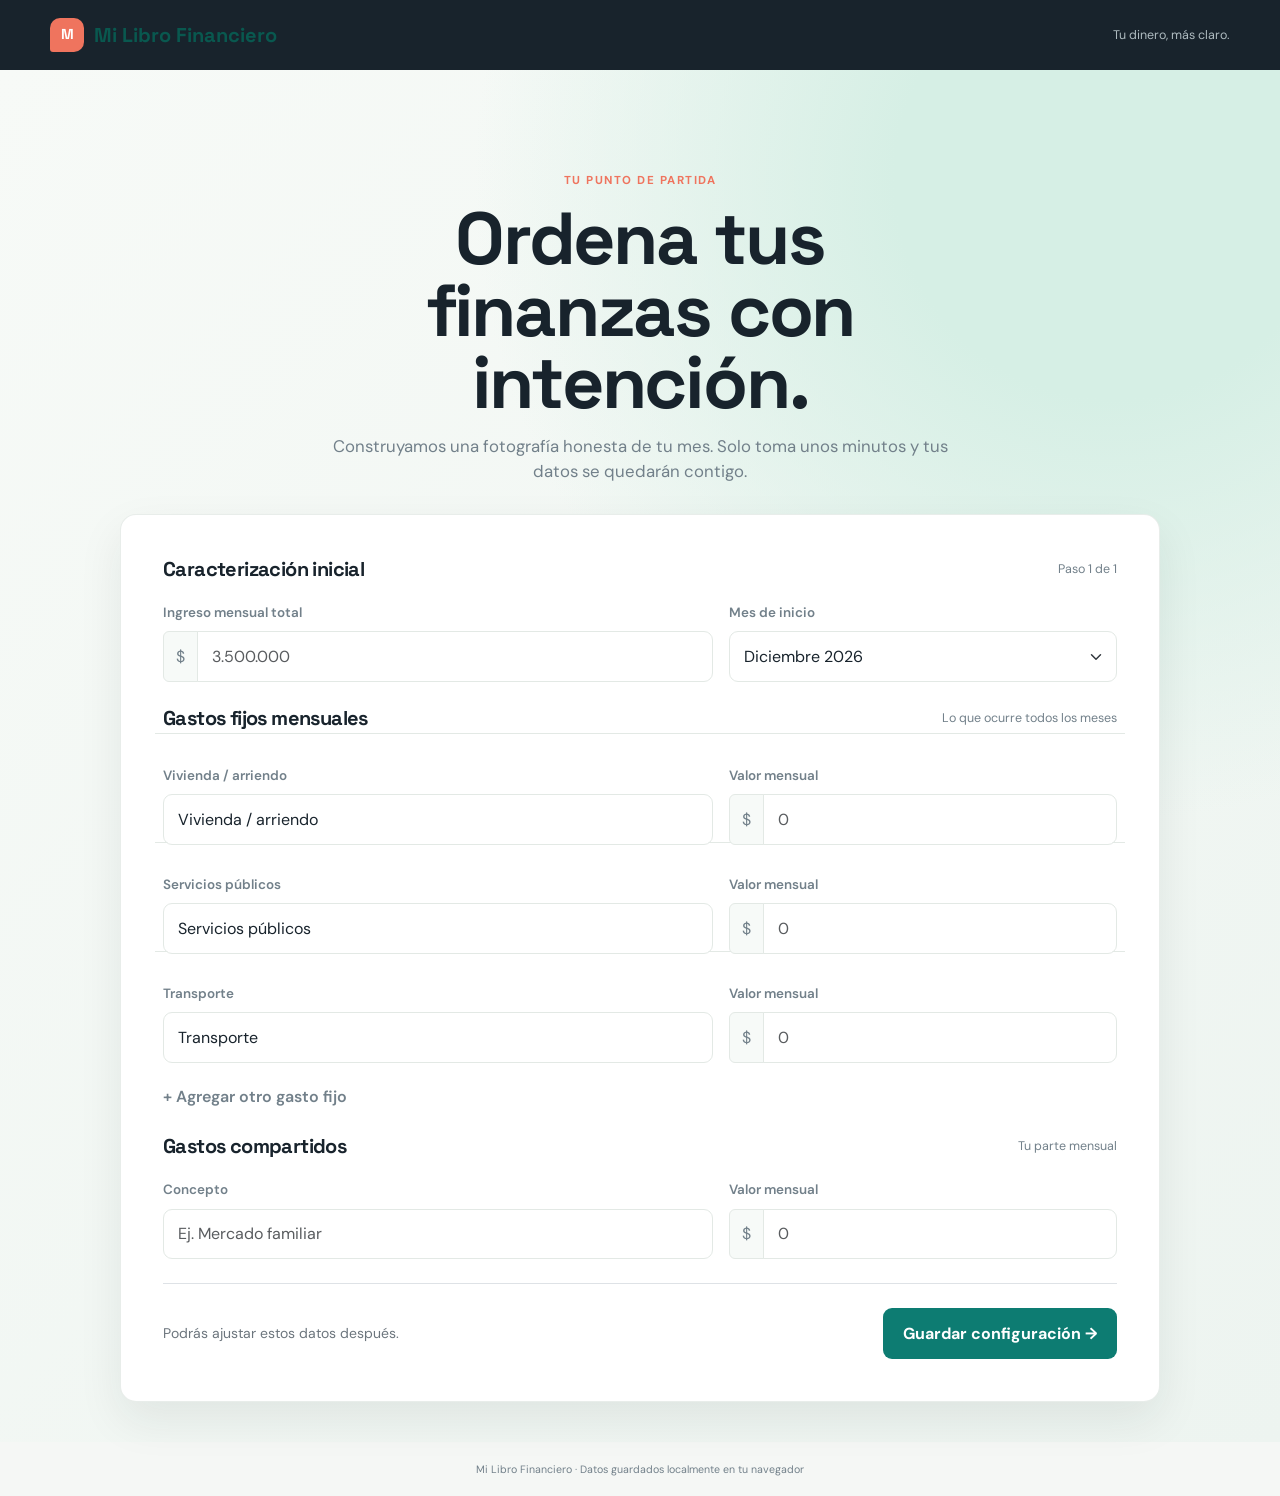
<file: index.html>
<!DOCTYPE html>
<html lang="es">
<head>
  <meta charset="UTF-8">
  <meta name="viewport" content="width=device-width, initial-scale=1.0">
  <meta http-equiv="refresh" content="0; url=css/index.html">
  <title>Mi Libro Financiero | Finanzas personales</title>
</head>
<body>
  <p>Abriendo Mi Libro Financiero...</p>
  <script>window.location.replace('css/index.html');</script>
</body>
</html>
</file>
<file: css/styles.css>
:root {
  --ink: #18232c;
  --muted: #72808a;
  --paper: #f5f7f5;
  --card: #ffffff;
  --line: #e3e9e5;
  --teal: #0d7c72;
  --teal-dark: #09584f;
  --mint: #dff3e9;
  --coral: #ef745e;
  --coral-soft: #fff0eb;
  --yellow: #f8c95c;
  --shadow: 0 18px 45px rgba(24, 35, 44, .08);
}

* { box-sizing: border-box; }
body {
  margin: 0;
  color: var(--ink);
  background: var(--paper);
  font-family: "DM Sans", sans-serif;
}
.app-shell { min-height: 100vh; }
.app-header { color: white; background: var(--ink); }
.app-main { min-height: calc(100vh - 116px); }
.app-footer { padding: 18px 20px; color: var(--muted); text-align: center; font-size: .76rem; }
.setup-page {
  min-height: 100vh;
  display: grid;
  place-items: center;
  padding: 40px 20px;
  background: radial-gradient(circle at 87% 8%, #d6efe5 0 13%, transparent 38%), linear-gradient(135deg, #f7faf7, #edf4f0);
}
.setup-wrap { width: min(100%, 1040px); }
.brand { display: inline-flex; align-items: center; gap: 10px; color: var(--teal-dark); font-family: "Space Grotesk", sans-serif; font-size: 1.25rem; font-weight: 700; text-decoration: none; }
.brand-mark { display: grid; place-items: center; width: 34px; height: 34px; border-radius: 10px 10px 10px 3px; color: white; background: var(--coral); font-size: .9rem; }
.setup-intro { max-width: 660px; margin: 62px auto 30px; text-align: center; }
.eyebrow { color: var(--coral); text-transform: uppercase; letter-spacing: .13em; font-size: .72rem; font-weight: 700; }
h1, h2, h3, .navbar-brand { font-family: "Space Grotesk", sans-serif; font-weight: 700; letter-spacing: -.03em; }
.setup-intro h1 { margin: 14px 0; font-size: clamp(2.4rem, 6vw, 4.6rem); line-height: .98; }
.setup-intro p { color: var(--muted); font-size: 1.05rem; }
.setup-card, .content-card { background: var(--card); border: 1px solid rgba(227, 233, 229, .8); border-radius: 16px; box-shadow: var(--shadow); }
.setup-card { padding: clamp(22px, 4vw, 42px); }
.section-title { display: flex; justify-content: space-between; align-items: center; gap: 12px; margin-bottom: 19px; }
.section-title h2 { margin: 0; font-size: 1.25rem; }
.section-title span { color: var(--muted); font-size: .78rem; }
.form-label { color: var(--muted); font-size: .84rem; font-weight: 600; }
.form-control, .form-select { border: 1px solid var(--line); border-radius: 9px; padding: .78rem .9rem; color: var(--ink); }
.form-control:focus, .form-select:focus { border-color: var(--teal); box-shadow: 0 0 0 .2rem rgba(13,124,114,.12); }
.input-group-text { border-color: var(--line); background: #f7faf8; color: var(--muted); }
.expense-row { padding: 13px 0; border-top: 1px solid var(--line); }
.btn-primary-custom { border: 0; border-radius: 9px; padding: .82rem 1.25rem; color: white; background: var(--teal); font-weight: 700; }
.btn-primary-custom:hover { background: var(--teal-dark); color: white; }
.btn-quiet { border: 0; color: var(--muted); background: transparent; font-weight: 600; }
.btn-quiet:hover { color: var(--coral); }
.app-nav { background: var(--ink); color: white; }
.nav-inner { width: min(100% - 40px, 1180px); margin: auto; display: flex; justify-content: space-between; align-items: center; padding: 18px 0; }
.app-nav .brand { color: white; }
.nav-subtitle { color: #aebbc0; font-size: .78rem; }
.dashboard { width: min(100% - 40px, 1180px); margin: 0 auto; padding: 50px 0 70px; }
.dashboard-heading { display: flex; justify-content: space-between; align-items: end; gap: 20px; margin-bottom: 32px; }
.dashboard-heading h1 { margin: 4px 0 8px; font-size: clamp(2rem, 4vw, 3.15rem); }
.dashboard-heading p { margin: 0; color: var(--muted); }
.btn-reset { border: 1px solid #4a5960; border-radius: 8px; padding: .62rem 1rem; color: #dce5e2; background: transparent; font-size: .85rem; font-weight: 600; }
.btn-reset:hover { border-color: var(--coral); color: white; }
.summary-card { min-height: 148px; padding: 22px; border-radius: 12px; border: 1px solid var(--line); background: white; }
.summary-card.accent { color: white; background: var(--teal); border-color: var(--teal); }
.summary-label { color: var(--muted); font-size: .8rem; font-weight: 600; }
.accent .summary-label { color: #b7e0d7; }
.summary-value { margin-top: 18px; font-family: "Space Grotesk", sans-serif; font-size: 1.8rem; font-weight: 700; }
.summary-foot { margin-top: 7px; color: var(--muted); font-size: .76rem; }
.accent .summary-foot { color: #d5efe9; }
.content-card { padding: 25px; box-shadow: none; }
.content-card h2 { margin: 0; font-size: 1.2rem; }
.card-header-row { display: flex; justify-content: space-between; align-items: center; margin-bottom: 22px; }
.month-badge { padding: 5px 9px; border-radius: 6px; color: var(--teal-dark); background: var(--mint); font-size: .75rem; font-weight: 700; }
.progress { height: 8px; background: #edf1ef; }
.progress-bar { background: var(--teal); }
.daily-form { padding: 18px; border-radius: 10px; background: #f7faf8; }
.expense-list { margin: 16px 0 0; padding: 0; list-style: none; }
.expense-item { display: flex; justify-content: space-between; align-items: center; gap: 14px; padding: 14px 0; border-bottom: 1px solid var(--line); }
.expense-item:last-child { border-bottom: 0; }
.expense-name { font-weight: 600; }
.expense-meta { color: var(--muted); font-size: .76rem; }
.expense-amount { color: var(--coral); font-weight: 700; white-space: nowrap; }
.empty-state { padding: 28px 12px; color: var(--muted); text-align: center; font-size: .9rem; }
.toast-message { position: fixed; right: 22px; bottom: 22px; z-index: 5; max-width: 320px; padding: 13px 17px; border-radius: 9px; color: white; background: var(--ink); box-shadow: var(--shadow); opacity: 0; transform: translateY(12px); transition: .25s ease; pointer-events: none; }
.toast-message.visible { opacity: 1; transform: translateY(0); }
@media (max-width: 700px) {
  .setup-intro { margin-top: 42px; }
  .dashboard { width: min(100% - 28px, 1180px); padding-top: 32px; }
  .nav-inner { width: min(100% - 28px, 1180px); }
  .dashboard-heading { align-items: start; flex-direction: column; }
  .nav-subtitle { display: none; }
}
</file>
